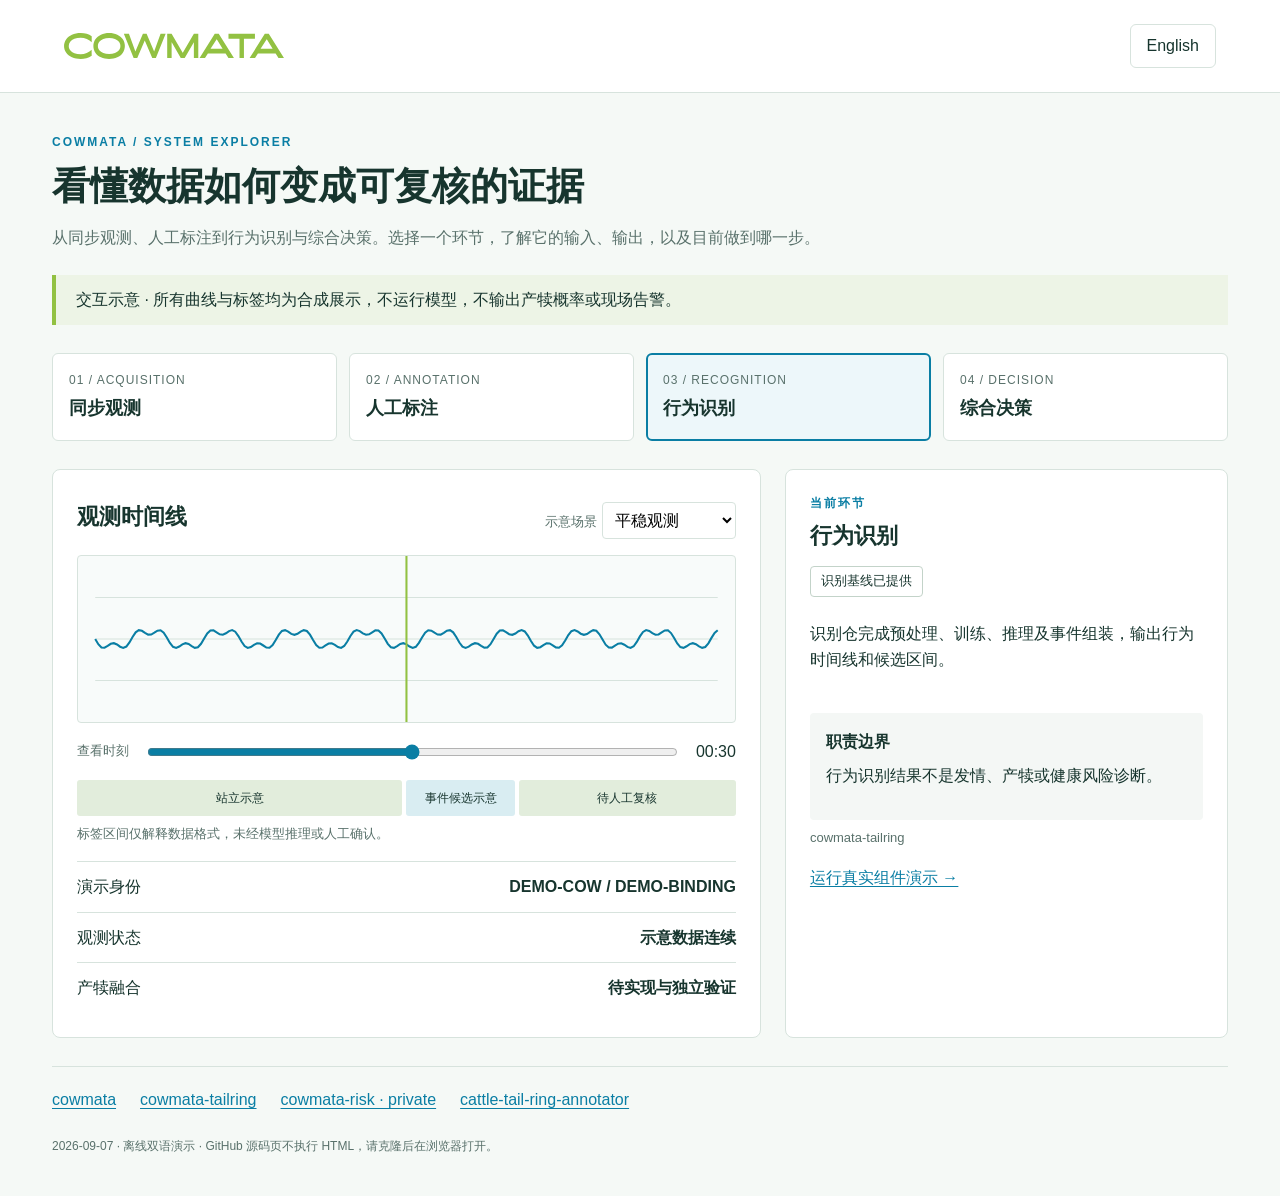
<file: index.html>
<!doctype html>
<html lang="en"><head><meta charset="utf-8"><meta name="viewport" content="width=device-width,initial-scale=1"><meta http-equiv="refresh" content="0; url=demo/"><title>COWMATA system explorer</title></head><body><p><a href="demo/">Open COWMATA system explorer / 打开 COWMATA 总体演示</a></p></body></html>
</file>
